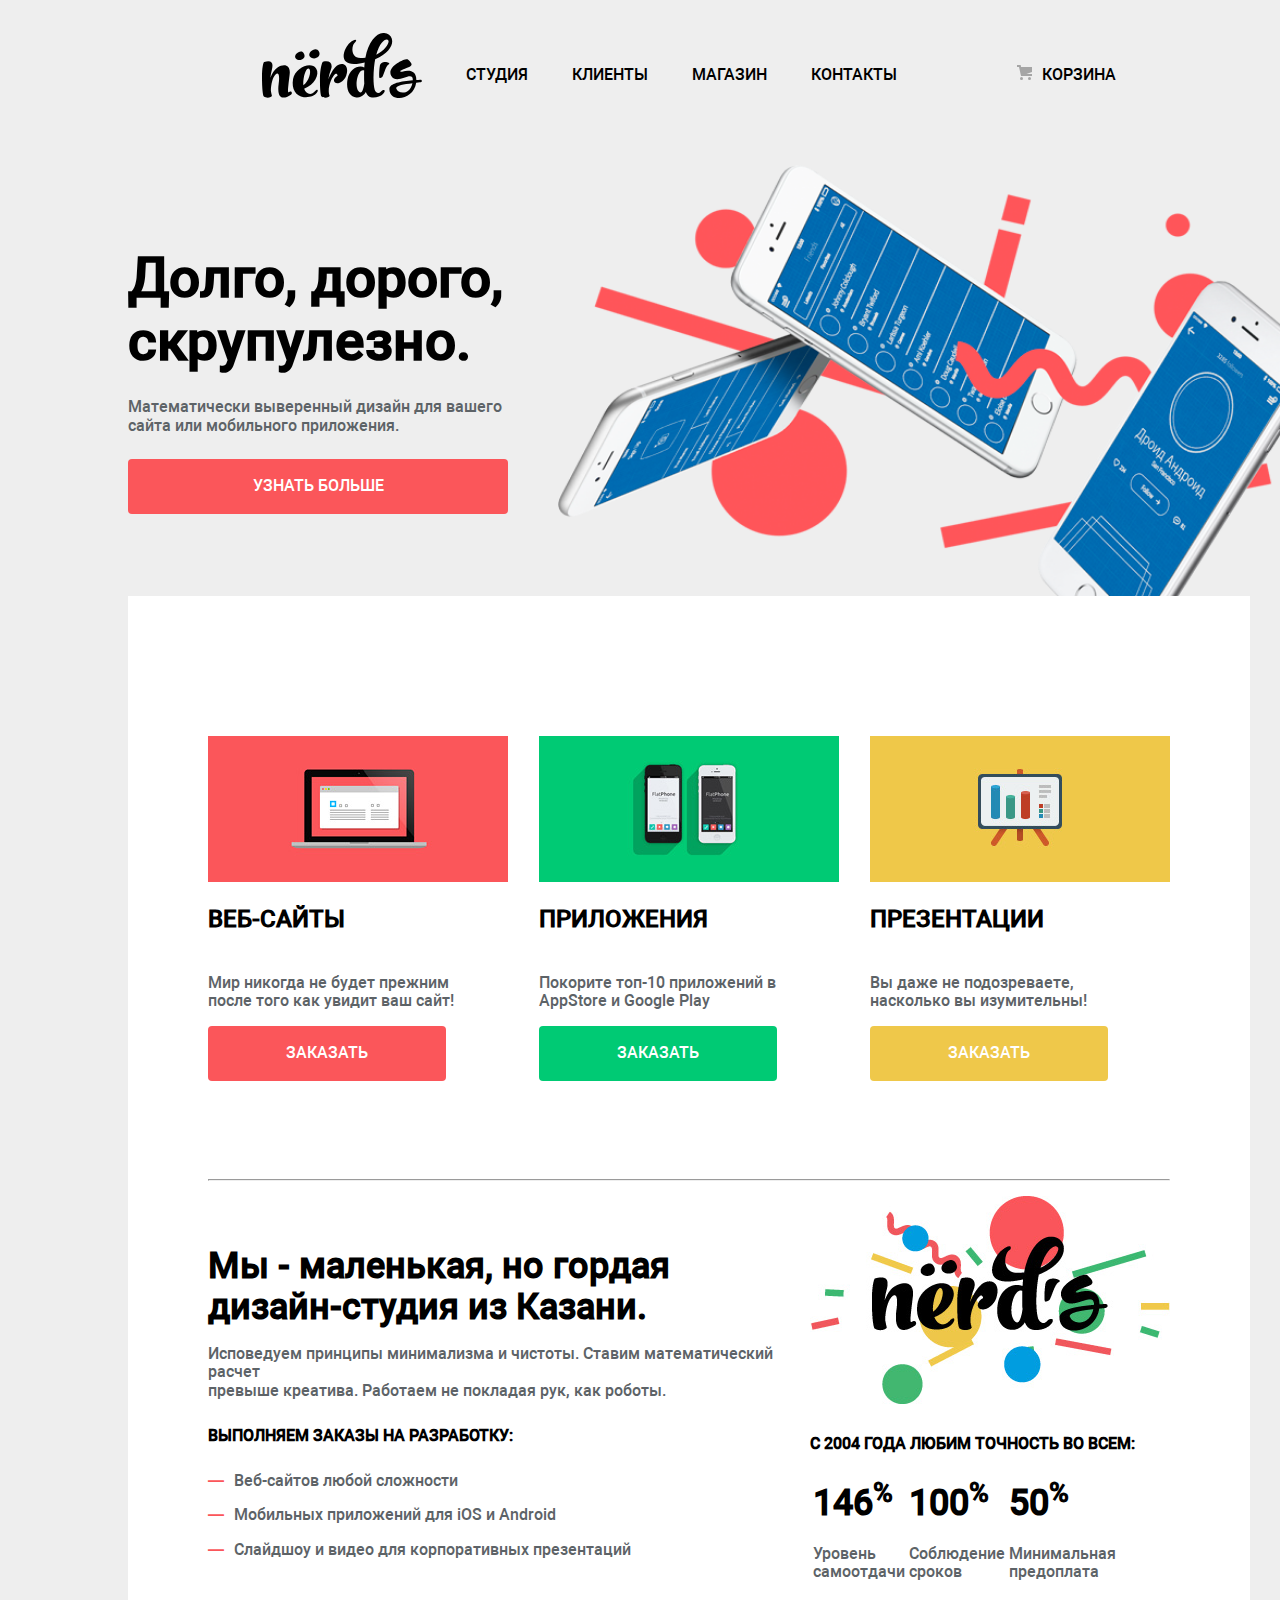
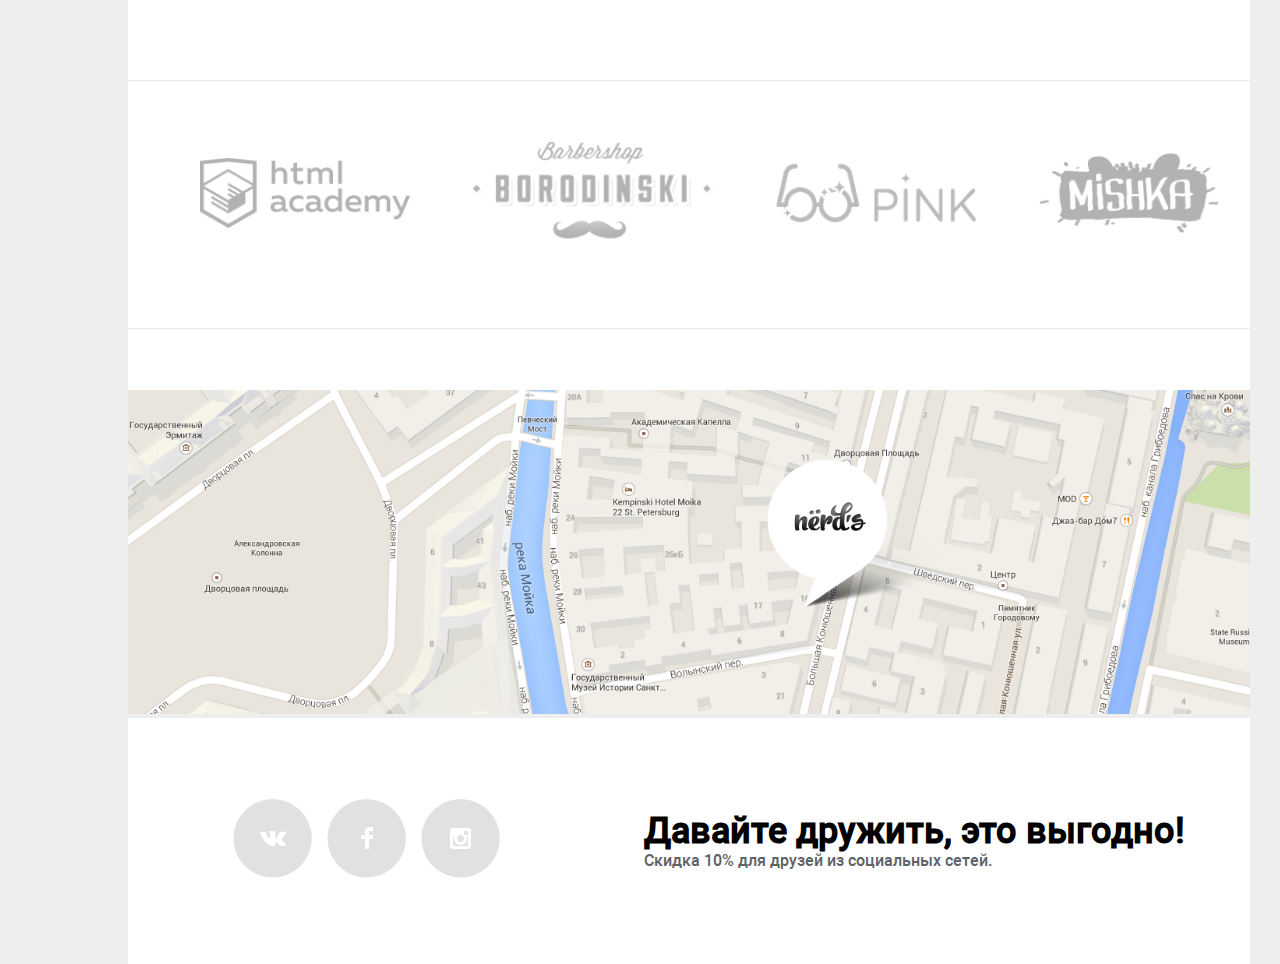
<file: index.html>
<!DOCTYPE html>
<html lang="ru">
 <head>
    <meta charset="utf-8">
    <title>Cтудия "Нёрдс"</title>
 <link rel="stylesheet" href="normalise.css">
 <link rel="stylesheet" href="mystyles.css"> 
</head>
 <body>
    <header class="main-header">
        <nav class="main-navigation">
            <a class="main-header-logo" href = "index.html">
                <img src="img/nerds-logo.svg" width="160" height="65" alt="Логотип студии">
            </a>
            <ul class="site-navigation">
                <li>
                    <a href="index.html">Студия</a>
                </li>
                <li>
                    <a href="clients.html">Клиенты</a>
                </li>
                <li>
                    <a href="catalog.html">Магазин</a>
                </li>
                <li>
                    <a href="contacts.html">Контакты</a>
                </li>
            </ul>
            <ul class="user-navigation">
                <li> 
                	<a class="login-link" href="checkout.html">Корзина</a>
                </li>
            </ul>
        </nav>
    </header>
  <main class="container">
         <h1 class="visually-hidden">Студия "Нёрдс"</h1>
         <section class = "under-header">
           <div class = "column"> 
           	<h2>Долго, дорого, скрупулезно.</h2>
            <p>Математически выверенный дизайн для вашего сайта или мобильного приложения.<br> </p> 
         <a class="readbutton" href="info.html">Узнать больше</a></div>
        <div class = "column">
         <img src="img/slide1.png" width="760" height="431" alt="Логотип студии">
     </div>
        </section>
       
        <section class = "services">
            <ul class = "services-list">
                <li class = "service-item">
                	<img src="img/illustration-1.png" width="300" height="146" alt="Иллюстрация 1">
                    <h3>Веб-сайты</h3>
                    <p>Мир никогда не будет прежним<br>
                    после того как увидит ваш сайт!</p>
                    <a class="order  " href="order.html">Заказать</a>
                </li>
                <li class = "service-item">
                	<img src="img/illustration-2.png" width="300" height="146" alt="Иллюстрация 2">
                    <h3>Приложения</h3>
                    <p>Покорите топ-10 приложений в <br> AppStore и Google Play</p> 
                    <a class="order  " href="order.html">Заказать</a>
                </li>
                <li class = "service-item">
                	<img src="img/illustration-3.png" width="300" height="146" alt="Иллюстрация 3">
                    <h3>Презентации</h3>
                    <p>Вы даже не подозреваете, <br>насколько вы изумительны!</p>
                    <a class="order  " href="order.html">Заказать</a>
                </li>
            </ul>
            <br>
        <hr>
        </section>
         <section class = "statistics">
           <div class="stat-column">
            <b>Мы - маленькая, но гордая дизайн-студия из Казани.</b>
            <p>Исповедуем принципы минимализма и чистоты. Ставим математический расчет<br> превыше креатива. Работаем не покладая рук, как роботы.</p> 
            <h5>Выполняем заказы на разработку:</h5>
            <ul class = "services-list-long-markers">
                <li><p><span class="tiret">—</span>Веб-сайтов любой сложности</p></li>
                <li><p><span class="tiret">—</span>Мобильных приложений для iOS и Android</p></li>
                <li><p><span class="tiret">—</span>Слайдшоу и видео для корпоративных презентаций</p></li>
            </ul>
        </div>
         <div class="stat-column">
         <img src="img/nerds-illustration.png" width="360" height="208" alt="Логотип студии">
         <h5>С 2004 года любим точность во всем:</h5>
         <table>
             <tr>
                 <td><b>146<sup>%</sup></b></td>
                 <td><b>100<sup>%</sup></b></td>
                 <td><b>50<sup>%</sup></b></td>
             </tr>
             <tr>
                <td><p>Уровень<br> самоотдачи</p></td><!--потом убрать br-->
                <td><p>Соблюдение<br> сроков</p></td>
                <td><p>Минимальная<br> предоплата</p></td>
             </tr>
         </table>
     </div>
        </section>
         <section class = "somebrands"> 
        	<hr>
        <ul class = "brands">
            <li> <img src="img/logo-1.png"  width="210" height="70" alt="Логотип академии"></li>
             <li> <img src="img/logo-2.png"  width="240" height="101" alt="Логотип барбершопа"></li>
              <li> <img src="img/logo-3.png" width="200" height="60" alt="Логотип pink"></li>
               <li> <img src="img/logo-4.png"  width="180" height="80" alt="Логотип mishka"></li>
        </ul>
        <hr>
          </section> 
        <article>
            <div class="map">
            	<img src="img/map.png" width="100%" alt="Карта">
            </div>
      <!--   <script>
        function myMap() {
        var mapOptions = {
          center: new google.maps.LatLng(55.796275, 49.105493),
          zoom: 10,
          mapTypeId: google.maps.MapTypeId.HYBRID
         }
        var map = new google.maps.Map(document.getElementById("map"), mapOptions);
        }
        </script>
        <script src="https://maps.googleapis.com/maps/api/js?key=AIzaSyBu-916DdpKAjTmJNIgngS6HL_kDIKU0aU&callback=myMap"></script></main>-->
        </article>
 </main>
 <footer class = "main-footer"> 
	<div class = "footer-columns">
     <div class="footer-social">
            <ul>
                <li>
                    <a class="social-button" href="#"><img src="img/vk-icon.png" alt="Логотип вк"></a>
                </li>
                <li>
                    <a class="social-button" href="#"><img src="img/fb-icon.png" alt="Логотип фейсбук"></a>
                </li>
                <li>
                    <a class="social-button" href="#"><img src="img/insta-icon.png" alt="Логотип инстаграм"></a>
                </li>
            </ul>
        </div>
     <p><b>Давайте дружить, это выгодно!</b><br>
     Скидка 10% для друзей из социальных сетей.</p> </div>
</footer>
</body>
</html>
</file>
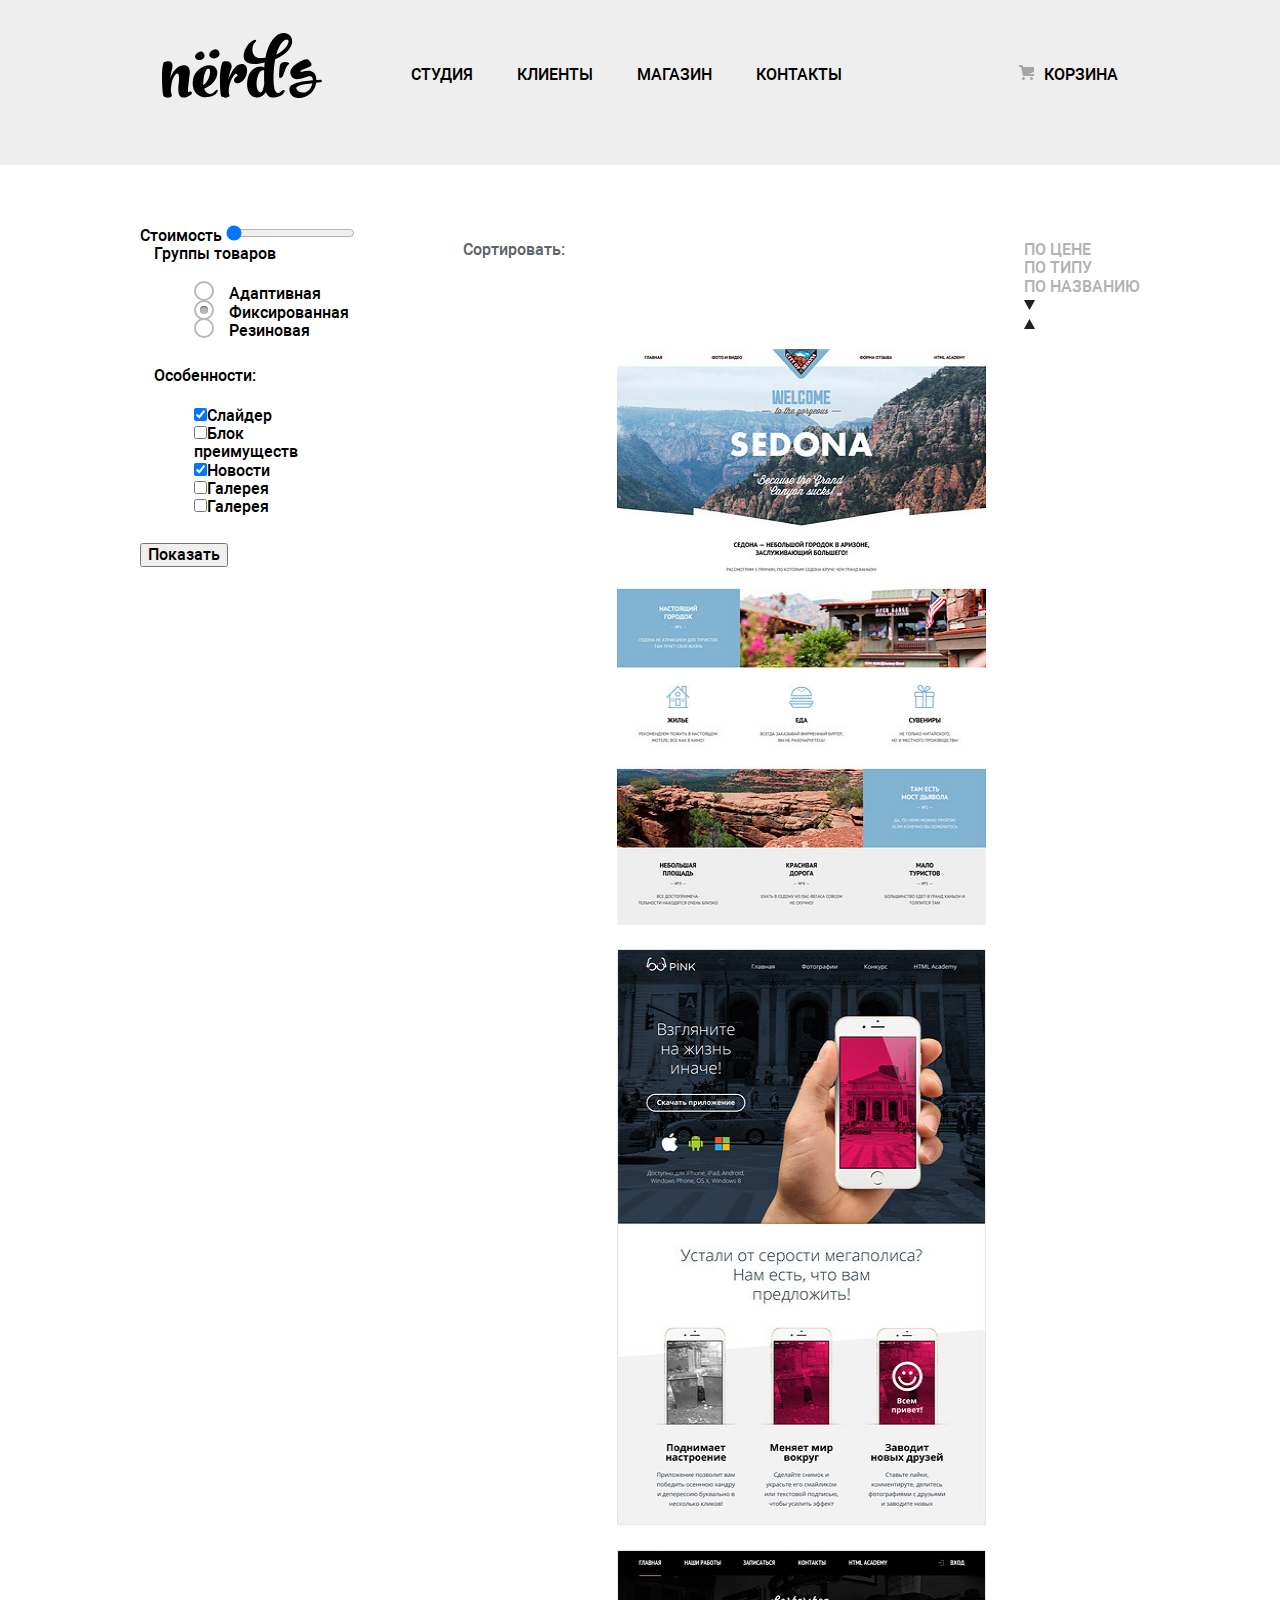
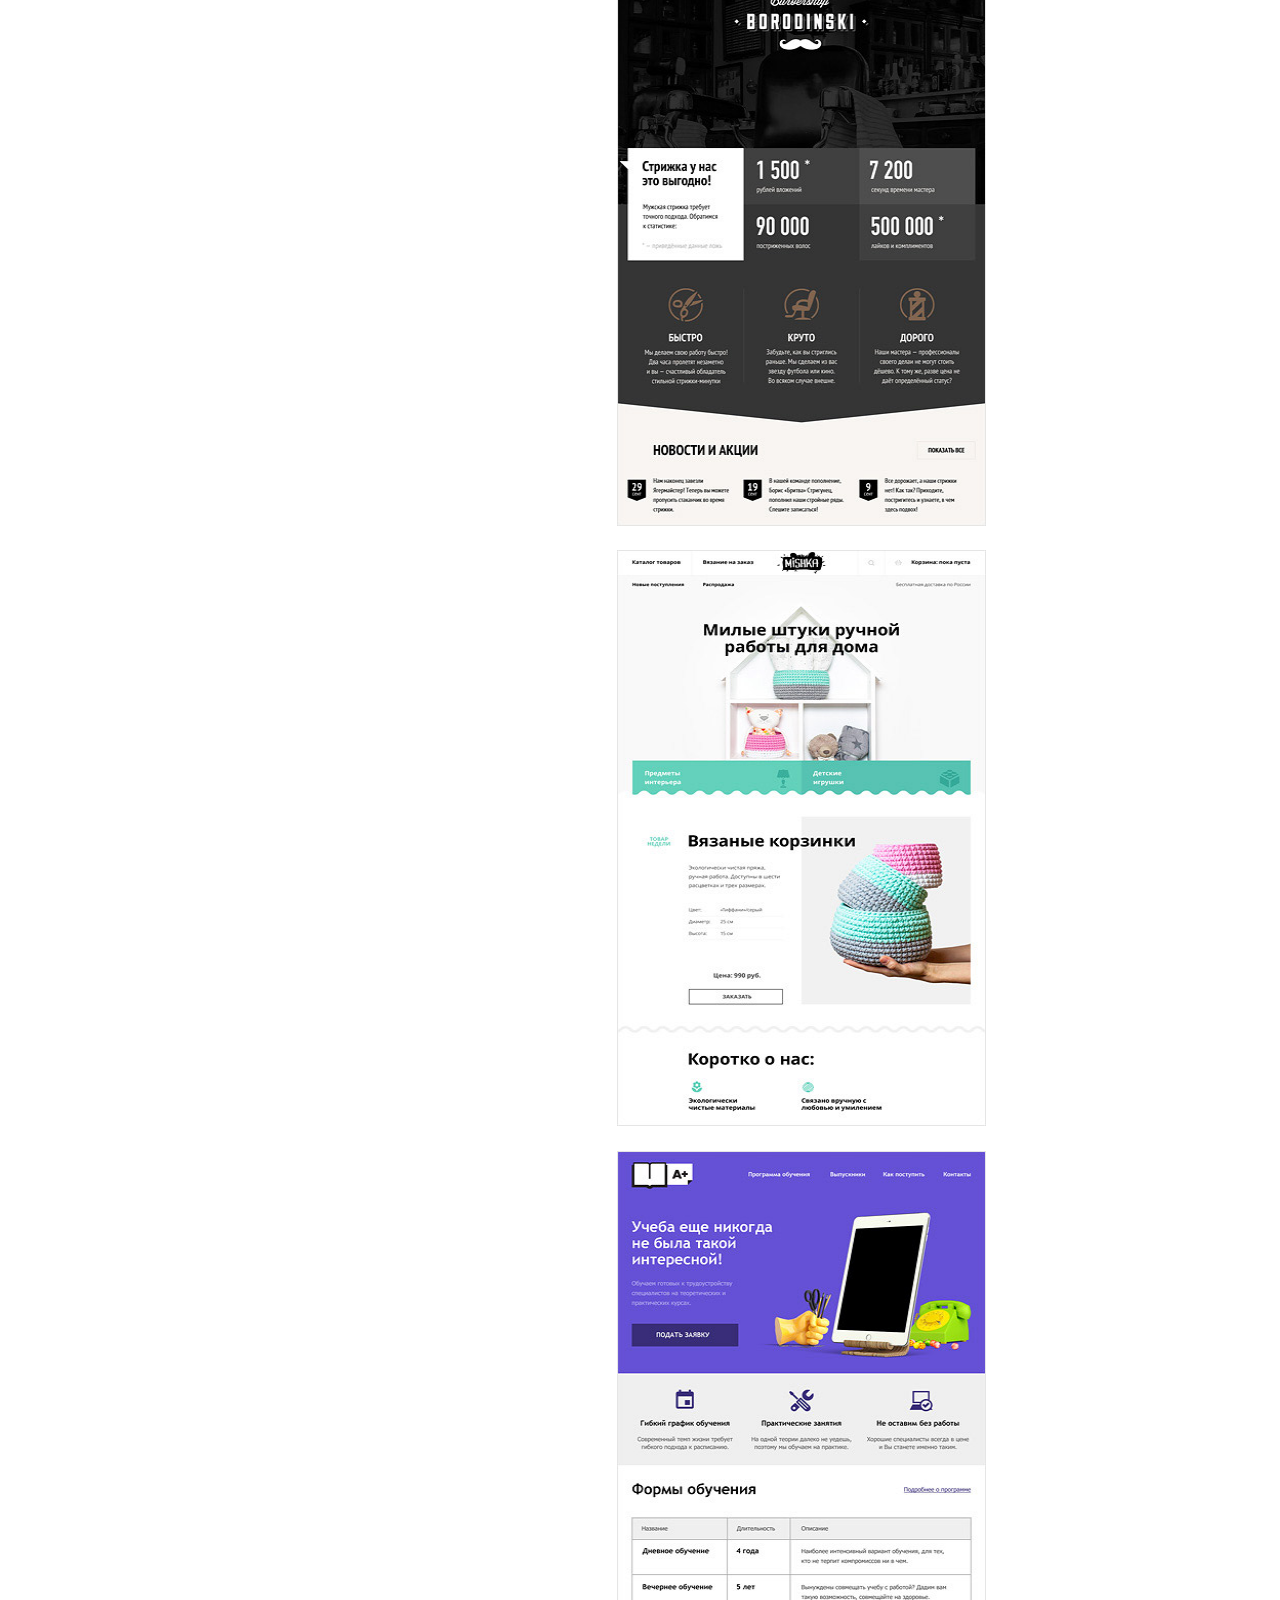
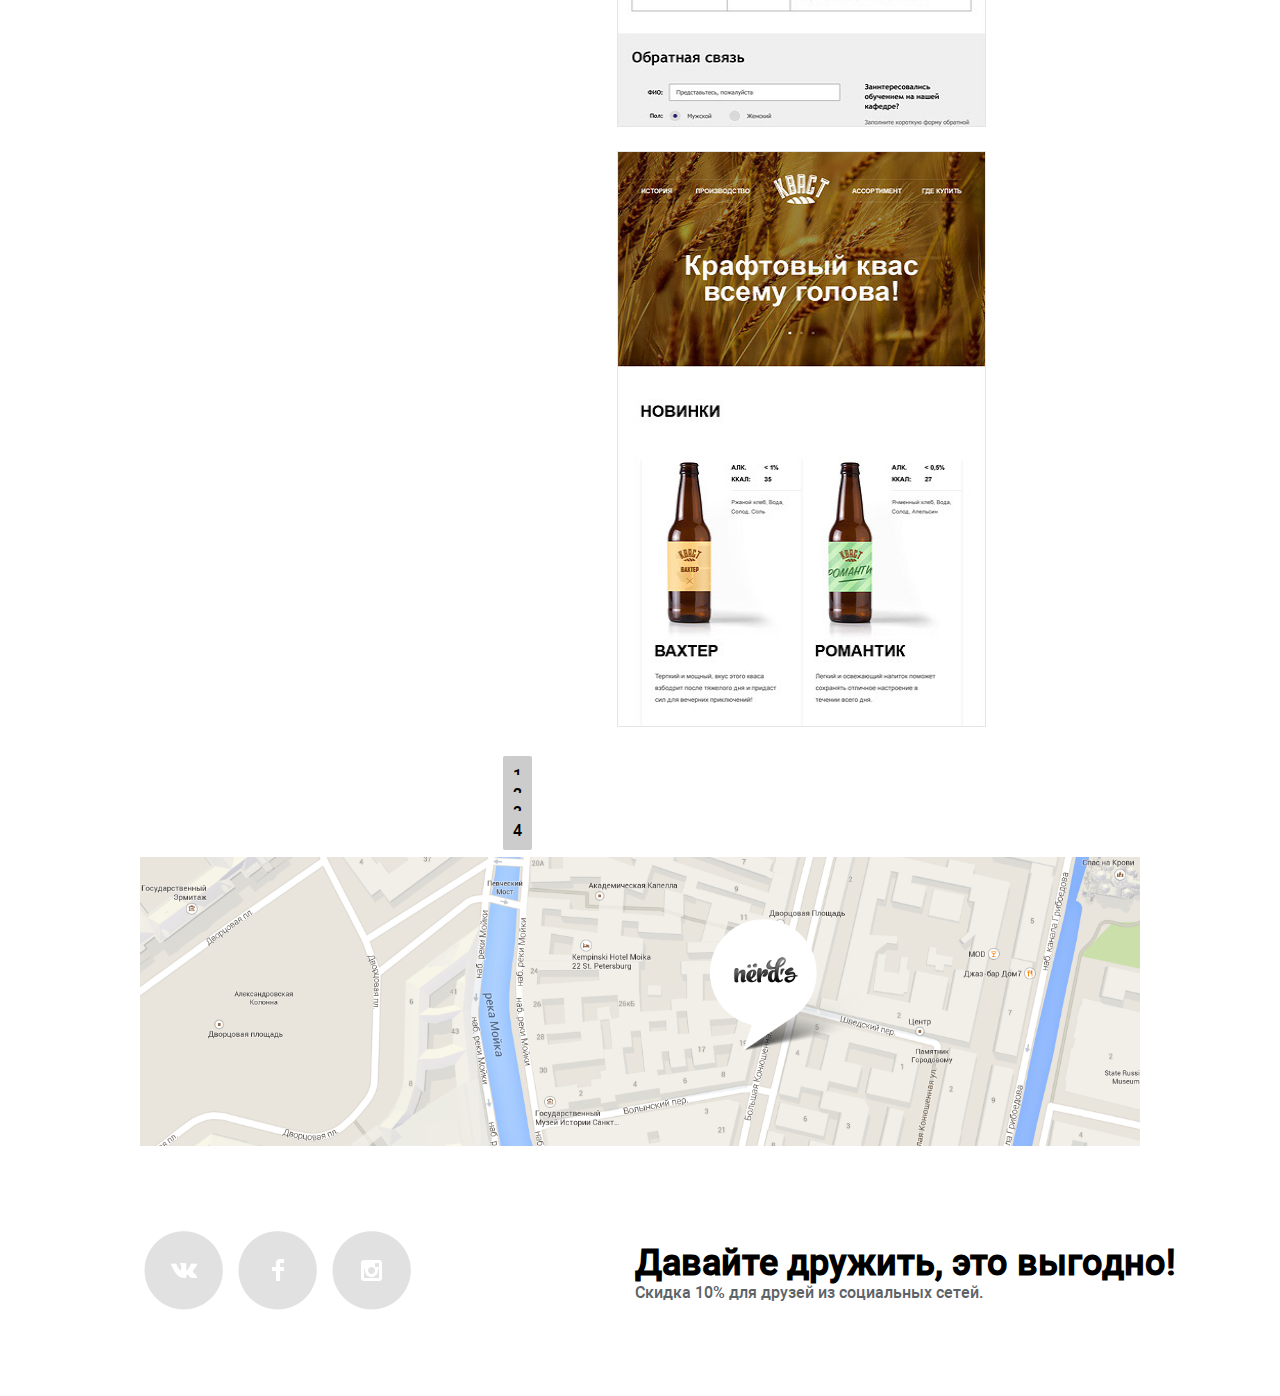
<file: catalog.html>
<!DOCTYPE html>
<html lang="ru">

<head>
    <meta charset="utf-8">
    <title>Каталог</title>
    <link rel="stylesheet" href="normalise.css">
     <link rel="stylesheet" href="mystyles2.css"> 
</head>

<body class = "inner-page">
     <header class="main-header">
        <nav class="main-navigation">
            <a class="main-header-logo" href = "index.html">
                <img src="img/nerds-logo.svg" width="160" height="65" alt="Логотип студии">
            </a>
            <ul class="site-navigation">
                <li>
                    <a href="index.html">Студия</a>
                </li>
                <li>
                    <a href="clients.html">Клиенты</a>
                </li>
                <li>
                    <a href="catalog.html">Магазин</a>
                </li>
                <li>
                    <a href="contacts.html">Контакты</a>
                </li>
            </ul>
            <ul class="user-navigation">
                <li> 
                	<a class="login-link" href="checkout.html">Корзина</a>
                </li>
            </ul>
        </nav>
    </header>
 
<main class="container"> 

 <div class = "catalog-columns">
        <section class="filters">
            <h2 class="visually-hidden">Фильтр товаров</h2>
 
            <form class="filter" method="get" action="https://echo.htmlacademy.ru">
                 <label for="range">Стоимость</label>
                                <input name = "flevel" class="filter-input filter-input-range"  type="range" value="0" id="range" min="0" max = "15000" step = "100"> 
            <fieldset>
                <legend>Группы товаров</legend>
                <ul>
                    <li class="filter-option">
                        
                            <input class="  filter-input filter-input-radio" type="radio" name="net-type" value="adapt" id="filter-adapt">
                            <label for="filter-adapt"> Адаптивная</label>
                             
                        </li>
                        <li class="filter-option">
                            
                            <input class=" filter-input filter-input-radio" type="radio" name="net-type" value="fixed" id="filter-fixed"
                                checked>
                             <label for="filter-fixed">Фиксированная</label>
                        </li>
                        <li class="filter-option">
                             
                            <input class=" filter-input filter-input-radio" type="radio" name="net-type" value="rubber" id="filter-rubber">
                            <label for="filter-rubber">Резиновая</label>
                        </li>
                </ul>
            </fieldset>
             <fieldset>
                <legend>
                    Особенности:</legend>
                        <ul>
                            <li class="filter-option"> 
                                <label for="filter-slider">
        <input class=" filter-input filter-input-checkbox" type="checkbox" name="slider" id="filter-slider"
                                checked>Слайдер</label></li>
                            <li class="filter-option"> 
                                <label for="filter-meritblock">
        <input class=" filter-input filter-input-checkbox" type="checkbox" name="meritblock" id="filter-meritblock"
                                >Блок преимуществ</label></li>
                            <li class="filter-option"> 
                                <label for="filter-news">
        <input class=" filter-input filter-input-checkbox" type="checkbox" name="news" id="filter-news"
                                checked>Новости</label></li>
                            <li class="filter-option"> 
                                <label for="filter-gallery">
        <input class=" filter-input filter-input-checkbox" type="checkbox" name="gallery" id="filter-gallery"
                                >Галерея</label></li>
                            <li class="filter-option"> 
                                <label for="filter-checkout">
        <input class=" filter-input filter-input-checkbox" type="checkbox" name="checkout" id="filter-checkout"
                                >Галерея</label></li>
                        </ul>
            </fieldset>

         <button type="submit" class="filter-button button">Показать</button>
     </form>
 </section> 

 <section class="catalog">
 	<div class = "sorting-string">
<p>Сортировать:</p>
<ul>
    <li><a class="sort-button" href="#">По цене</a></li>
    <li><a class="sort-button" href="#">По типу</a></li>
    <li><a class="sort-button" href="#">По названию</a></li>
    <li><a class="sort-button" href="#"><img src="img/icon.png" alt="По убыванию"></a></li>
    <li><a class="sort-button" href="#"><img src="img/icon-up.png" alt="По возрастанию"></a></li>
</ul>
</div>
 <ul class = "list-goods">
<li class = "catalog-item"> 
        <img src="img/img-sedona.jpg" width="369" height="576" alt="Логотип товара">
    </li>
    <li class = "catalog-item">  
        <img src="img/img-pink.jpg" width="369" height="576" alt="Логотип товара">
	</li>
	<li class = "catalog-item"> 
        <img src="img/img-barbershop.jpg" width="369" height="576" alt="Логотип товара">
    </li>
   <li class = "catalog-item"> 
        <img src="img/img-mishka.jpg" width="369" height="576" alt="Логотип товара">
    </li>
    <li class = "catalog-item"> 
        <img src="img/img-aplus.jpg" width="369" height="576" alt="Логотип товара">
    </li>
    <li class = "catalog-item">  
        <img src="img/img-kvast.jpg" width="369" height="576" alt="Логотип товара">
    </li>
</ul>
  
 <ul class="pagination-list">
                <li class="pagination-item">
                    <a href="#">1</a>
                </li>
                <li class="pagination-item pagination-item-current">
                    <a>2</a>
                </li>
                <li class="pagination-item">
                    <a href="#">3</a>
                </li>
                <li class="pagination-item">
                    <a href="#">4</a>
                </li>
            </ul>
     
        
     
</section>
</div>
 <img src="img/map.png" width="100%" alt="Карта">
</main>
 

<footer class = "main-footer"> 
	<div class = "footer-columns">
     <div class="footer-social">
            <ul>
                <li>
                    <a class="social-button" href="#"><img src="img/vk-icon.png" alt="Логотип вк"></a>
                </li>
                <li>
                    <a class="social-button" href="#"><img src="img/fb-icon.png" alt="Логотип фейсбук"></a>
                </li>
                <li>
                    <a class="social-button" href="#"><img src="img/insta-icon.png" alt="Логотип инстаграм"></a>
                </li>
            </ul>
        </div>
     <p><b>Давайте дружить, это выгодно!</b><br>
     Скидка 10% для друзей из социальных сетей.</p> </div>
</footer>
</body>
</html>
</file>
<file: mystyles.css>
@font-face {
  font-family: "Roboto medium";
  src:  url('fonts/robotomedium.woff2') format('woff2');
}
@font-face {
  font-family: "Roboto";
  src:  url('fonts/roboto.woff2') format('woff2');
}
 .visually-hidden 
{
	position:absolute;
	width:1px;
	height:1px;
	margin:-1px;
	border:0;
	padding:0;
	clip:rect(0 0 0 0);
	overflow:hidden;
}
 body
{
	padding-left:10%;
	padding-right:10%;
	min-width: 1122px;
	min-height:1750px;
   font-family: "Roboto medium", Arial, sans-serif;
   background-color: #eeeeee;
 }
.container div
 {
background-color: #eeeeee;	
}
 main,
footer
{
	background-color: #ffffff;
}
a
{
  text-decoration: none;
  font: inherit;
  text-transform: uppercase;
  color:black;
}
 
p
{
	font-family: "Roboto medium", Arial, sans-serif;
	color:#5d6367;
	font-size:16px;
}
 .column h2
{
	margin:0;
	padding:0;
	font-family: "Roboto medium", Arial, sans-serif;
	font-size:55px;
}
 .readbutton
{
	font: inherit;
	background-color:#fb565a;
	color:#ffffff;
	 text-align:center;
     text-transform: uppercase;
	padding-left:55px;
	padding-right:55px;
	padding-top:18px;
	padding-bottom: 18px;
	border-radius: 4px;
}
 li
{
   list-style: none;
}
 .order
{
	font: inherit;
	background-color:#fb565a;
	color:#ffffff;
	 text-align:center;
     text-transform: uppercase;
     padding-left:39px;
	padding-right:39px;
	padding-top:18px;
	padding-bottom: 18px;
	border-radius: 4px;
}
 .services-list li:nth-child(2) a
{
 	background-color:#00ca74;
}
 .services-list li:nth-child(3) a
{
 	background-color:#efc84a;
}
 .brands li:hover img
{
	opacity: 0.9;
}
 .brands li:active img
{
	opacity: 0.1;
}
.brands li>img
{
	opacity: 0.3;
}
  
b
{ 
	font-size:36px;
}
 h3
{
	font-size:24px;
	text-transform: uppercase;
}
h5
{ 
	font-size:16px;
	text-transform: uppercase;
}
p>b
{
	color:black;
	text-align: center;
}


.main-header
{
	min-height:115px;
	padding-top:50px;  
	padding-left: 10%;
	padding-right: 10%; 
	background-color: #eeeeee;
}
.main-navigation
{
  display:flex;
  justify-content: space-between;
  align-items: center;
}
.site-navigation
{ 
  display: flex;
  flex-wrap: wrap;
  width:520px;
  margin:0;
  padding:0;
  list-style:none; 
}

.main-navigation a,
.user-navigation a
{
	padding-left:22px;
	padding-right: 22px;
}


.main-navigation a:hover
{
  color:#fb565a;
}
.main-navigation a:active
{
  color:#a6a6a6;
}
.main-header-logo
{
	width:160px;
	height:65px;
	margin-top:-20px;
}

.user-navigation .login-link
 {
 	position: relative;
 	padding-left: 50px;

 }
 .login-link::before
 {
 	position: absolute;
 	top:0px;
 	left:25px;
 	content: "";
 	width: 19px;
 	height: 19px;
 	background-image: url("img/cart-icon.svg");
 	background-repeat: no-repeat;
 	background-position: 0 0;
 	opacity: 0.3;
 }

 .login-link:hover::before,
 .login-link:active::before,
 .login-link:focus::before
 {
 	opacity: 1;
 }

 nav img:hover
{
	opacity:0.7;
}
 nav img:active
{
	opacity:0.3;
}
 
 
.under-header
{
	background-color: #eeeeee;
	display: flex;
	justify-content: space-between;
}
.under-header .column:first-child
{ 
	margin-top:70px;
	padding-bottom:70px;
	min-width:380px;
	min-height:270px;
}
.under-header .column:last-child
{
	margin-left:50px;
	width: 760px;
	height:431px;
}
 .column
{
	min-height:273px;
	display:flex;
	justify-content: space-around;
	flex-direction: column;
}
 .column p
{
	margin:0;
	padding:0;
}
   
.services-list-long-markers
{
	margin:0;
	padding:0;
}
.tiret
{
	padding-right:10px;
	color:#fb565a;
	font-weight: bolder;
}

hr
{
	display: block;
	margin-top: 80px;
	margin-bottom: 60px;
}
.somebrands hr
{ 
	display: block;
	margin-top: 80px;
	margin-bottom: 60px;
	opacity: 0.2; 
}
 
 .order
{
	display: inline-block;
	width:160px; 
}
 .readbutton:hover,
.order:hover
{
background-color: #e74246;
}
.readbutton:active,
.order:active
{
background-color: #d7373b;
color:#e37376;
}
.services
{
	padding: 140px 80px; 
	height:510px;
	padding-bottom:0px;
}
 .services-list
{ 
	margin:0;
	padding:0;
	display: flex; 
	justify-content: space-between;
 }
 .service-item
{
 	display: flex;
	flex-direction: column;
	justify-content: space-between;
}
 .statistics
{
	padding: 0 80px; 
}
 .services-list li:nth-child(2) a:hover
{
	background-color:#00bc6c;
}
.services-list li:nth-child(2) a:active
{
	padding-top:3px solid #009958;
	color:#38bd84;
	background-color:#00aa62;
}
 .services-list li:nth-child(3) a:hover
{
	background-color:#eab534;
}
.services-list li:nth-child(3) a:active
{
	padding-top:3px solid #ce961f;
	background-color:#e5a722;
	color:#edc265;
}
 .social-button img:hover
{ 
    filter: opacity(.5) drop-shadow(0 0 0 red);
}
.social-button img:active
{
    filter: opacity(.3) drop-shadow(0 0 0 red); 
}
 .statistics .stat-column
{
	background-color:#ffffff;
}
 .statistics
{
	display: flex;
	justify-content: space-around;  
}
 .statistics .stat-column:last-child
{ 
	margin-top:-50px;
	background-color:#ffffff;
}
 .brands
{
	display: flex;
	justify-content: space-around; 
	align-items: center;
}
 .map img
{
	background-size: 75%;
}
 .footer-social
{
	padding: 65px 0;
}
 .footer-social>ul
{
	display: flex;
}
 .footer-social li
{
	padding-right:15px;
}
 .footer-columns
{
	display: flex;
	flex-direction: row; 
	justify-content: space-around; 
	align-items: center;
}
 .fknmap
{
	margin-right:-300px;
}
 .inner-page body
{
	background-color: #ffffff;
}
 .inner-page .site-navigation  li:first-child  
{
  border-bottom: 0px solid #fb565a;
  margin-right:1245px;
}
.inner-page .site-navigation  li:nth-child(3)  
{
  border-bottom: 2px solid #fb565a;
  margin-right:1380px;
}
fieldset
{
	border:0;
}
.inner-page footer
{
	background-color: #ffffff;
}
 
  .filter-input-radio {
  position: absolute;
  z-index: -1;
  opacity: 0;
  margin: 10px 0 0 7px;
}
 .filter-input-radio + label {
  position: relative;
  padding: 0 0 0 35px;
  cursor: pointer;
}
.filter-input-radio + label:before {
  content: '';
  position: absolute;
  top: -3px;
  left: 0;
  width: 16px;
  height: 16px;
  border: 2px solid #b8b8b8;
  border-radius: 50%;
  background: #ffffff;
}
.filter-input-radio + label:after {
  content: '';
  position: absolute;
  top: 3px;
  left: 6px;
  width: 8px;
  height: 8px;
  border-radius: 50%;
  background: #b8b8b8;
  box-shadow: inset 0 1px 1px rgba(0,0,0,.5);
  opacity: 0;
  transition: .2s;
}
.filter-input-radio:checked + label:after {
  opacity: 1;
}
 
 .filter-input-radio:hover + label:before
{ 
  border: 2px solid #4d4d4d;
}
 .filter-input-radio:hover + label:after
{ 
 background: #4d4d4d;
}
 .inner-page .sort-button
{
	color:#b2b2b2;
}
.sort-button:hover
{
	color:#666666;
}
.sort-button:active
{
	color:#000000;
}
 .inner-page .sort-button img:hover
{
	opacity:0.7;
}
.inner-page .sort-button img:active
{
	opacity:0.3;
}
.pagination-item a
{
	border-radius: 2px;
	padding:10px;
	background-color:#cccccc;
}
 .pagination-item a:hover
{
	padding:10px;
	background-color:#dfdfdf;
}
 .pagination-item a:active
{
	padding:10px;
	border-top:1px solid #bfbfbf;
	background-color:#d5d5d5;
}
</file>
<file: mystyles2.css>
@font-face {
  font-family: "Roboto medium";
  src:  url('fonts/robotomedium.woff2') format('woff2');
}
@font-face {
  font-family: "Roboto";
  src:  url('fonts/roboto.woff2') format('woff2');
}


.visually-hidden 
{
	position:absolute;
	width:1px;
	height:1px;
	margin:-1px;
	border:0;
	padding:0;
	clip:rect(0 0 0 0);
	overflow:hidden;
}

body
{
	padding:0;
	margin:0;
	min-width: 1122px;
	min-height:1750px;
   font-family: "Roboto medium", Arial, sans-serif;
   background-color: #ffffff;

}
.container  
{
padding: 60px 0px;
}

main,
footer
{
	background-color: #ffffff;
}
a
{
  text-decoration: none;
  font: inherit;
  text-transform: uppercase;
  color:black;
}
 
p
{
	font-family: "Roboto medium", Arial, sans-serif;
	color:#5d6367;
	font-size:16px;
}

.column h2
{
	margin:0;
	padding:0;
	font-family: "Roboto medium", Arial, sans-serif;
	font-size:55px;
}

.readbutton
{
	font: inherit;
	background-color:#fb565a;
	color:#ffffff;
	 text-align:center;
     text-transform: uppercase;
	padding-left:55px;
	padding-right:55px;
	padding-top:18px;
	padding-bottom: 18px;
	border-radius: 4px;
}

li
{

  list-style: none;
}

.order
{
	font: inherit;
	background-color:#fb565a;
	color:#ffffff;
	 text-align:center;
     text-transform: uppercase;
     padding-left:39px;
	padding-right:39px;
	padding-top:18px;
	padding-bottom: 18px;
	border-radius: 4px;
}

.services-list li:nth-child(2) a
{

	background-color:#00ca74;
}

.services-list li:nth-child(3) a
{

	background-color:#efc84a;
}

.brands li:hover img
{
	opacity: 0.9;
}

.brands li:active img
{
	opacity: 0.1;
}
.brands li>img
{
	opacity: 0.3;
}

 
b
{ 
	font-size:36px;
}

h3
{
	font-size:24px;
	text-transform: uppercase;
}
h5
{ 
	font-size:16px;
	text-transform: uppercase;
}
p>b
{
	color:black;
	text-align: center;
}

 
.main-header
{
	min-height:115px;
	padding-top:50px;  
	padding-left: 140px;
	padding-right: 140px; 
	background-color: #eeeeee;
}
.main-navigation
{
  display:flex;
  justify-content: space-between;
  align-items: center;
}
.site-navigation
{ 
  display: flex;
  flex-wrap: wrap;
  width:520px;
  margin:0;
  padding:0;
  list-style:none; 
}

.main-navigation a,
.user-navigation a
{
	padding-left:22px;
	padding-right: 22px;
}


.main-navigation a:hover
{
  color:#fb565a;
}
.main-navigation a:active
{
  color:#a6a6a6;
}
.main-header-logo
{
	width:160px;
	height:65px;
	margin-top:-20px;
}

.user-navigation .login-link
 {
 	position: relative;
 	padding-left: 50px;

 }
 .login-link::before
 {
 	position: absolute;
 	top:0px;
 	left:25px;
 	content: "";
 	width: 19px;
 	height: 19px;
 	background-image: url("img/cart-icon.svg");
 	background-repeat: no-repeat;
 	background-position: 0 0;
 	opacity: 0.3;
 }

 .login-link:hover::before,
 .login-link:active::before,
 .login-link:focus::before
 {
 	opacity: 1;
 }


nav img:hover
{
	opacity:0.7;
}

nav img:active
{
	opacity:0.3;
}
 
 
 
.under-header
{
	background-color: #eeeeee;
	display: flex;
	justify-content: space-between;
}
.under-header .column:first-child
{ 
	margin-top:70px;
	padding-bottom:70px;
	min-width:380px;
	min-height:270px;
}
.under-header .column:last-child
{
	margin-left:50px;
	width: 760px;
	height:431px;
}

.column
{
	min-height:273px;
	display:flex;
	justify-content: space-around;
	flex-direction: column;
}

.column p
{
	margin:0;
	padding:0;
}

 
.readbutton
{

	width: 200px;
}

.order
{
	display: inline-block;
	width:160px; 
}

.readbutton:hover,
.order:hover
{
background-color: #e74246;
}
.readbutton:active,
.order:active
{
background-color: #d7373b;
color:#e37376;
}
.services
{
	padding: 140px 80px; 
	height:510px;
	padding-bottom:0px;
}

.services-list
{ 
	margin:0;
	padding:0;
	display: flex; 
	justify-content: space-between;

}

.service-item
{

	display: flex;
	flex-direction: column;
	justify-content: space-between;
}

.statistics
{
	padding: 0 80px; 
}



.services-list li:nth-child(2) a:hover
{
	background-color:#00bc6c;
}
.services-list li:nth-child(2) a:active
{
	padding-top:3px solid #009958;
	color:#38bd84;
	background-color:#00aa62;
}

.services-list li:nth-child(3) a:hover
{
	background-color:#eab534;
}
.services-list li:nth-child(3) a:active
{
	padding-top:3px solid #ce961f;
	background-color:#e5a722;
	color:#edc265;
}

.social-button img:hover
{ 
    filter: opacity(.5) drop-shadow(0 0 0 red);
}
.social-button img:active
{
    filter: opacity(.3) drop-shadow(0 0 0 red); 
}

.statistics .stat-column
{
	background-color:#ffffff;
}

.statistics
{
	display: flex;
	justify-content: space-around;  
}


.statistics .stat-column:last-child
{ 
	margin-top:-50px;
	background-color:#ffffff;
}

.brands
{
	display: flex;
	justify-content: space-around; 	
}

.map img
{
	background-size: 75%;
}

.footer-social
{
	padding: 65px 0;
}

.footer-social>ul
{
	display: flex;
}

.footer-social li
{
	padding-right:15px;
}

.footer-columns
{
	display: flex;
	flex-direction: row; 
	justify-content: space-around; 
	align-items: center;
}




.inner-page body
{
	background-color: #ffffff;
}

 
fieldset
{
	border:0;
}
.inner-page footer
{
	background-color: #ffffff;
}
 

 .filter-input-radio {
  position: absolute;
  z-index: -1;
  opacity: 0;
  margin: 10px 0 0 7px;
}

.filter-input-radio + label {
  position: relative;
  padding: 0 0 0 35px;
  cursor: pointer;
}
.filter-input-radio + label:before {
  content: '';
  position: absolute;
  top: -3px;
  left: 0;
  width: 16px;
  height: 16px;
  border: 2px solid #b8b8b8;
  border-radius: 50%;
  background: #ffffff;
}
.filter-input-radio + label:after {
  content: '';
  position: absolute;
  top: 3px;
  left: 6px;
  width: 8px;
  height: 8px;
  border-radius: 50%;
  background: #b8b8b8;
  box-shadow: inset 0 1px 1px rgba(0,0,0,.5);
  opacity: 0;
  transition: .2s;
}
.filter-input-radio:checked + label:after {
  opacity: 1;
}
 

.filter-input-radio:hover + label:before
{ 
  border: 2px solid #4d4d4d;
}

.filter-input-radio:hover + label:after
{ 
 background: #4d4d4d;
}

.inner-page .sort-button
{
	color:#b2b2b2;
}
.sort-button:hover
{
	color:#666666;
}
.sort-button:active
{
	color:#000000;
}


.inner-page .sort-button img:hover
{
	opacity:0.7;
}
.inner-page .sort-button img:active
{
	opacity:0.3;
}
.pagination-item a
{
	border-radius: 2px;
	padding:10px;
	background-color:#cccccc;
}

.pagination-item a:hover
{
	padding:10px;
	background-color:#dfdfdf;
}

.pagination-item a:active
{
	padding:10px;
	border-top:1px solid #bfbfbf;
	background-color:#d5d5d5;
}

h1
{
	font-size: 55px;
	text-align: center;
	font-family: "Roboto medium", Arial, sans-serif;
}

.catalog-columns
{
	display: flex;
	justify-content: space-between;
}

.filters
{
	padding-right:100px;
}
.list-goods
{
	margin:0;
	padding:0;
	flex-wrap: wrap;
	display: flex;
	justify-content: space-around;

}
.sorting-string
{
	display: flex;
	justify-content: space-between;
}
.catalog-item
{
	margin-bottom: 20px;
}
.container
{
	padding:60px 140px; 
	padding-bottom: 0;
}
</file>
<file: normalise.css>
/*! normalize.css v8.0.0 | MIT License | github.com/necolas/normalize.css */

/* Document
   ========================================================================== */

/**
 * 1. Correct the line height in all browsers.
 * 2. Prevent adjustments of font size after orientation changes in iOS.
 */

html {
  line-height: 1.15; /* 1 */
  -webkit-text-size-adjust: 100%; /* 2 */
}

/* Sections
   ========================================================================== */

/**
 * Remove the margin in all browsers.
 */

body {
  margin: 0;
}

/**
 * Correct the font size and margin on `h1` elements within `section` and
 * `article` contexts in Chrome, Firefox, and Safari.
 */

h1 {
  font-size: 2em;
  margin: 0.67em 0;
}

/* Grouping content
   ========================================================================== */

/**
 * 1. Add the correct box sizing in Firefox.
 * 2. Show the overflow in Edge and IE.
 */

hr {
  box-sizing: content-box; /* 1 */
  height: 0; /* 1 */
  overflow: visible; /* 2 */
}

/**
 * 1. Correct the inheritance and scaling of font size in all browsers.
 * 2. Correct the odd `em` font sizing in all browsers.
 */

pre {
  font-family: monospace, monospace; /* 1 */
  font-size: 1em; /* 2 */
}

/* Text-level semantics
   ========================================================================== */

/**
 * Remove the gray background on active links in IE 10.
 */

a {
  background-color: transparent;
}

/**
 * 1. Remove the bottom border in Chrome 57-
 * 2. Add the correct text decoration in Chrome, Edge, IE, Opera, and Safari.
 */

abbr[title] {
  border-bottom: none; /* 1 */
  text-decoration: underline; /* 2 */
  text-decoration: underline dotted; /* 2 */
}

/**
 * Add the correct font weight in Chrome, Edge, and Safari.
 */

b,
strong {
  font-weight: bolder;
}

/**
 * 1. Correct the inheritance and scaling of font size in all browsers.
 * 2. Correct the odd `em` font sizing in all browsers.
 */

code,
kbd,
samp {
  font-family: monospace, monospace; /* 1 */
  font-size: 1em; /* 2 */
}

/**
 * Add the correct font size in all browsers.
 */

small {
  font-size: 80%;
}

/**
 * Prevent `sub` and `sup` elements from affecting the line height in
 * all browsers.
 */

sub,
sup {
  font-size: 75%;
  line-height: 0;
  position: relative;
  vertical-align: baseline;
}

sub {
  bottom: -0.25em;
}

sup {
  top: -0.5em;
}

/* Embedded content
   ========================================================================== */

/**
 * Remove the border on images inside links in IE 10.
 */

img {
  border-style: none;
}

/* Forms
   ========================================================================== */

/**
 * 1. Change the font styles in all browsers.
 * 2. Remove the margin in Firefox and Safari.
 */

button,
input,
optgroup,
select,
textarea {
  font-family: inherit; /* 1 */
  font-size: 100%; /* 1 */
  line-height: 1.15; /* 1 */
  margin: 0; /* 2 */
}

/**
 * Show the overflow in IE.
 * 1. Show the overflow in Edge.
 */

button,
input { /* 1 */
  overflow: visible;
}

/**
 * Remove the inheritance of text transform in Edge, Firefox, and IE.
 * 1. Remove the inheritance of text transform in Firefox.
 */

button,
select { /* 1 */
  text-transform: none;
}

/**
 * Correct the inability to style clickable types in iOS and Safari.
 */

button,
[type="button"],
[type="reset"],
[type="submit"] {
  -webkit-appearance: button;
}

/**
 * Remove the inner border and padding in Firefox.
 */

button::-moz-focus-inner,
[type="button"]::-moz-focus-inner,
[type="reset"]::-moz-focus-inner,
[type="submit"]::-moz-focus-inner {
  border-style: none;
  padding: 0;
}

/**
 * Restore the focus styles unset by the previous rule.
 */

button:-moz-focusring,
[type="button"]:-moz-focusring,
[type="reset"]:-moz-focusring,
[type="submit"]:-moz-focusring {
  outline: 1px dotted ButtonText;
}

/**
 * Correct the padding in Firefox.
 */

fieldset {
  padding: 0.35em 0.75em 0.625em;
}

/**
 * 1. Correct the text wrapping in Edge and IE.
 * 2. Correct the color inheritance from `fieldset` elements in IE.
 * 3. Remove the padding so developers are not caught out when they zero out
 *    `fieldset` elements in all browsers.
 */

legend {
  box-sizing: border-box; /* 1 */
  color: inherit; /* 2 */
  display: table; /* 1 */
  max-width: 100%; /* 1 */
  padding: 0; /* 3 */
  white-space: normal; /* 1 */
}

/**
 * Add the correct vertical alignment in Chrome, Firefox, and Opera.
 */

progress {
  vertical-align: baseline;
}

/**
 * Remove the default vertical scrollbar in IE 10+.
 */

textarea {
  overflow: auto;
}

/**
 * 1. Add the correct box sizing in IE 10.
 * 2. Remove the padding in IE 10.
 */

[type="checkbox"],
[type="radio"] {
  box-sizing: border-box; /* 1 */
  padding: 0; /* 2 */
}

/**
 * Correct the cursor style of increment and decrement buttons in Chrome.
 */

[type="number"]::-webkit-inner-spin-button,
[type="number"]::-webkit-outer-spin-button {
  height: auto;
}

/**
 * 1. Correct the odd appearance in Chrome and Safari.
 * 2. Correct the outline style in Safari.
 */

[type="search"] {
  -webkit-appearance: textfield; /* 1 */
  outline-offset: -2px; /* 2 */
}

/**
 * Remove the inner padding in Chrome and Safari on macOS.
 */

[type="search"]::-webkit-search-decoration {
  -webkit-appearance: none;
}

/**
 * 1. Correct the inability to style clickable types in iOS and Safari.
 * 2. Change font properties to `inherit` in Safari.
 */

::-webkit-file-upload-button {
  -webkit-appearance: button; /* 1 */
  font: inherit; /* 2 */
}

/* Interactive
   ========================================================================== */

/*
 * Add the correct display in Edge, IE 10+, and Firefox.
 */

details {
  display: block;
}

/*
 * Add the correct display in all browsers.
 */

summary {
  display: list-item;
}

/* Misc
   ========================================================================== */

/**
 * Add the correct display in IE 10+.
 */

template {
  display: none;
}

/**
 * Add the correct display in IE 10.
 */

[hidden] {
  display: none;
}
</file>
